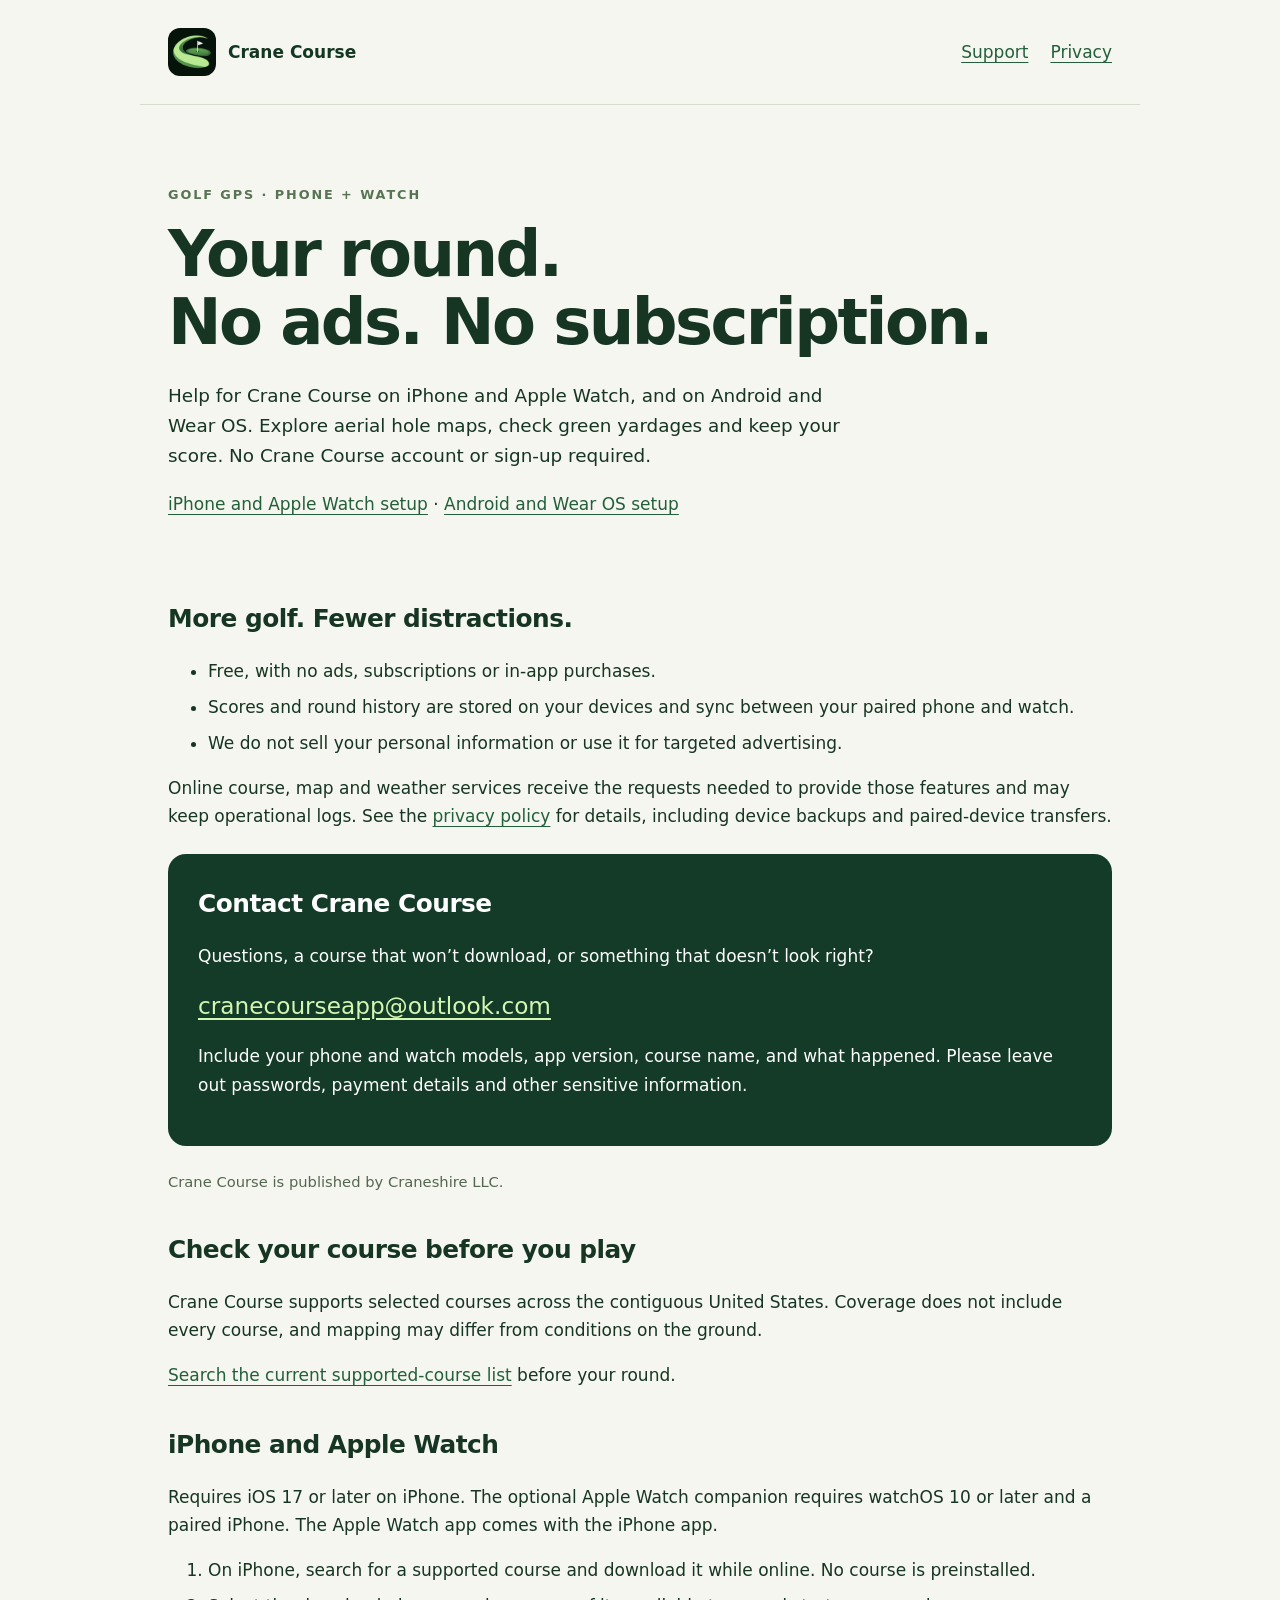
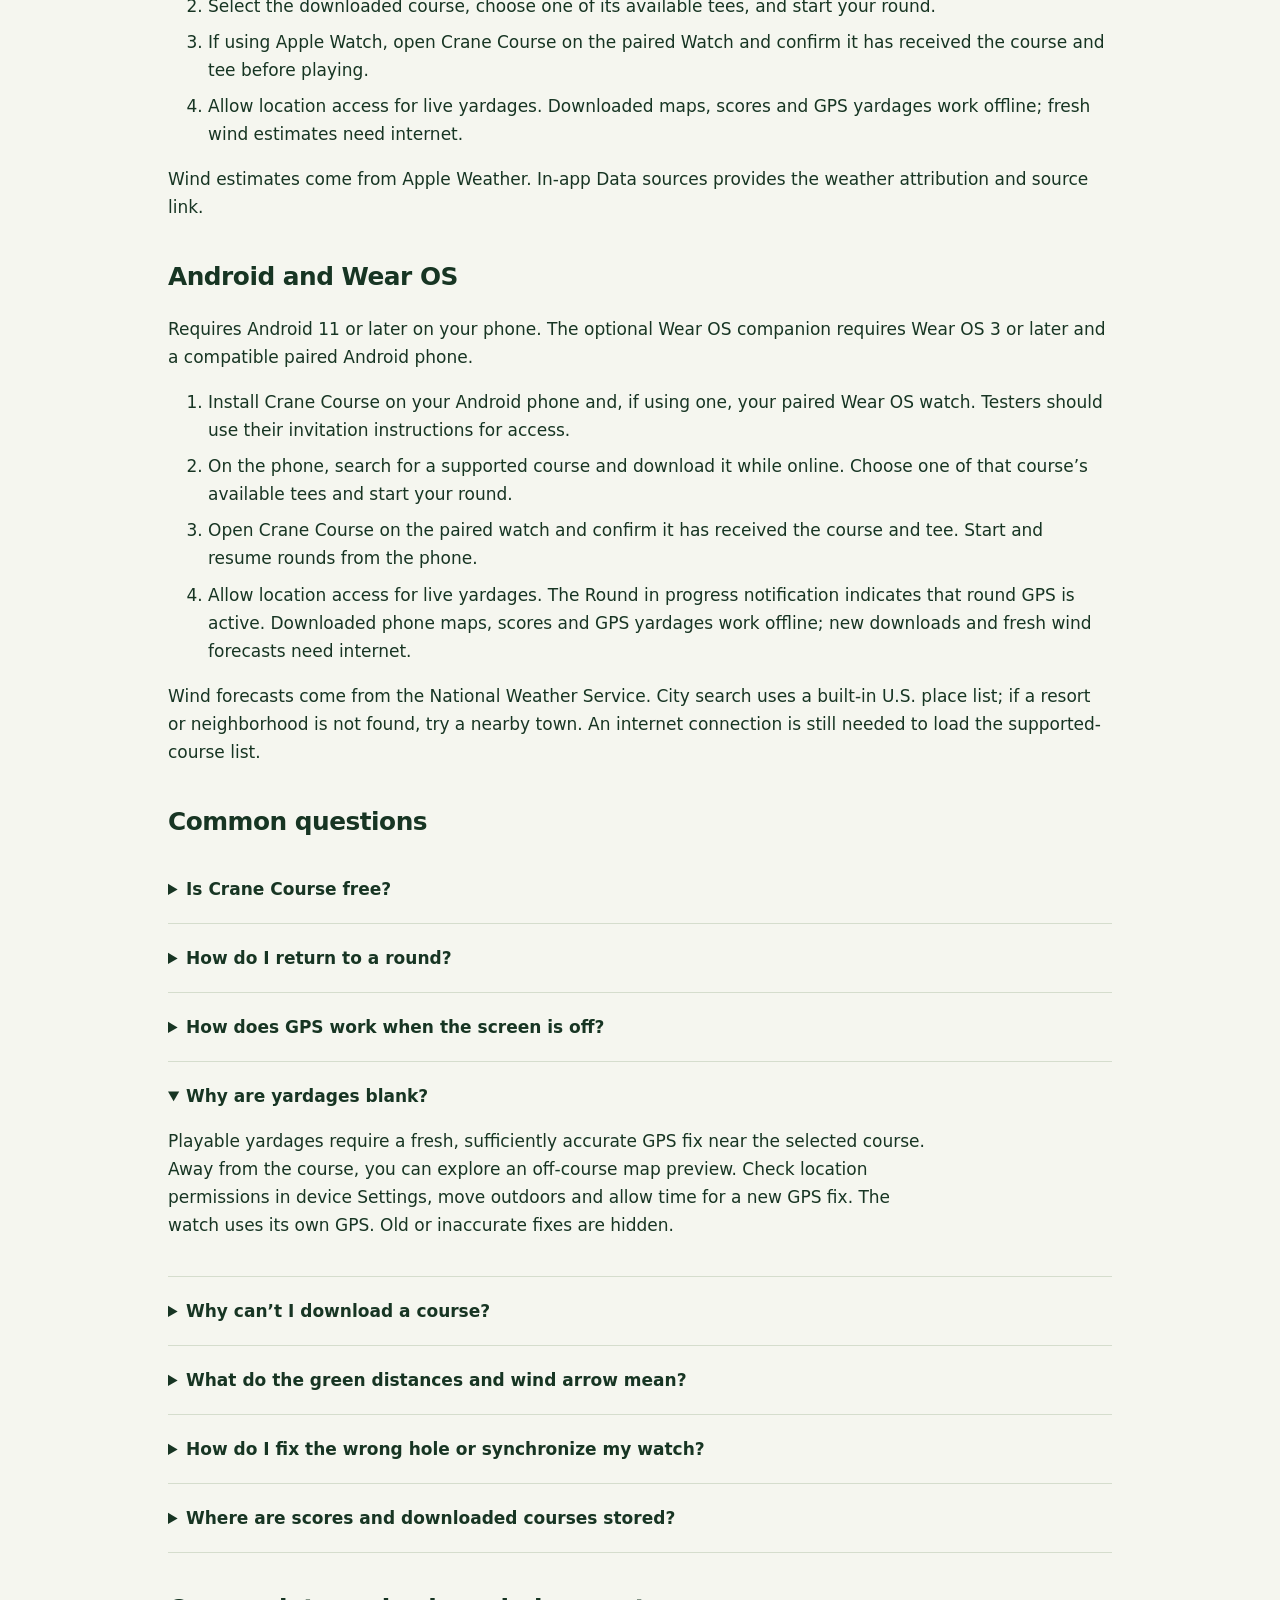
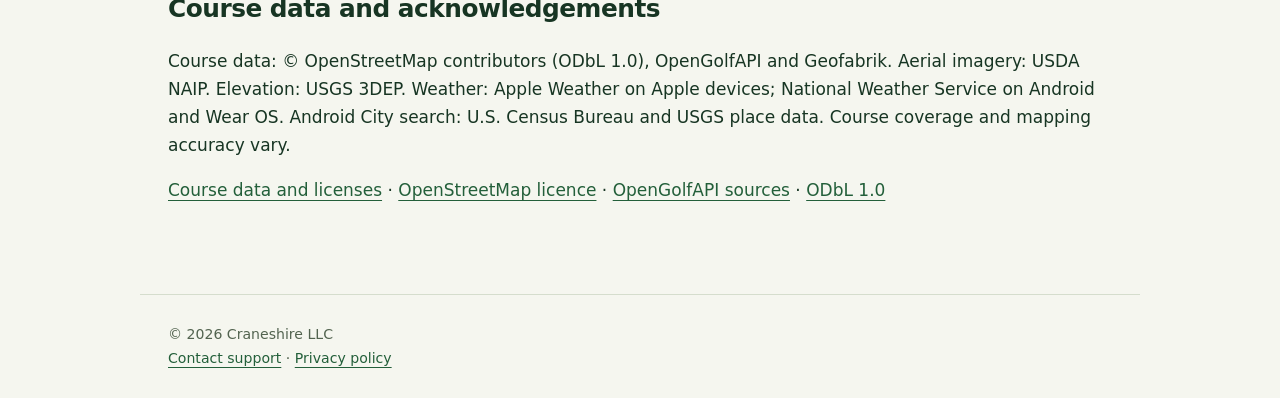
<file: index.html>
<!doctype html>
<html lang="en"><head><meta charset="utf-8"><meta name="viewport" content="width=device-width,initial-scale=1">
<meta name="description" content="Support for Crane Course on iPhone, Apple Watch, Android and Wear OS."><title>Support · Crane Course</title>
<link rel="icon" href="icon.png"><link rel="stylesheet" href="style.css"></head><body>
<header><a class="brand" href="./"><img src="icon.png" alt=""><span>Crane Course</span></a><nav aria-label="Main navigation"><a href="./">Support</a><a href="privacy.html">Privacy</a></nav></header>
<main>
<section class="hero"><p class="eyebrow">Golf GPS · Phone + watch</p>
<h1>Your round.<br>No ads. No subscription.</h1>
<p class="intro">Help for Crane Course on iPhone and Apple Watch, and on Android and Wear OS. Explore aerial hole maps, check green yardages and keep your score. No Crane Course account or sign-up required.</p>
<p><a href="#apple">iPhone and Apple Watch setup</a> · <a href="#android">Android and Wear OS setup</a></p></section>
<section><h2>More golf. Fewer distractions.</h2><ul>
<li>Free, with no ads, subscriptions or in-app purchases.</li>
<li>Scores and round history are stored on your devices and sync between your paired phone and watch.</li>
<li>We do not sell your personal information or use it for targeted advertising.</li></ul>
<p>Online course, map and weather services receive the requests needed to provide those features and may keep operational logs. See the <a href="privacy.html">privacy policy</a> for details, including device backups and paired-device transfers.</p></section>
<section class="contact"><h2 style="margin-top:0">Contact Crane Course</h2>
<p>Questions, a course that won’t download, or something that doesn’t look right?</p>
<a href="mailto:cranecourseapp@outlook.com">cranecourseapp@outlook.com</a>
<p>Include your phone and watch models, app version, course name, and what happened. Please leave out passwords, payment details and other sensitive information.</p>
</section>
<p class="note">Crane Course is published by Craneshire LLC.</p>
<section id="coverage"><h2>Check your course before you play</h2>
<p>Crane Course supports selected courses across the contiguous United States. Coverage does not include every course, and mapping may differ from conditions on the ground.</p>
<p><a href="https://cranecourse.github.io/crane-course-data/#courses">Search the current supported-course list</a> before your round.</p></section>
<section id="apple"><h2>iPhone and Apple Watch</h2>
<p>Requires iOS 17 or later on iPhone. The optional Apple Watch companion requires watchOS 10 or later and a paired iPhone. The Apple Watch app comes with the iPhone app.</p>
<ol><li>On iPhone, search for a supported course and download it while online. No course is preinstalled.</li>
<li>Select the downloaded course, choose one of its available tees, and start your round.</li>
<li>If using Apple Watch, open Crane Course on the paired Watch and confirm it has received the course and tee before playing.</li>
<li>Allow location access for live yardages. Downloaded maps, scores and GPS yardages work offline; fresh wind estimates need internet.</li></ol>
<p>Wind estimates come from Apple Weather. In-app Data sources provides the weather attribution and source link.</p></section>
<section id="android"><h2>Android and Wear OS</h2>
<p>Requires Android 11 or later on your phone. The optional Wear OS companion requires Wear OS 3 or later and a compatible paired Android phone.</p>
<ol><li>Install Crane Course on your Android phone and, if using one, your paired Wear OS watch. Testers should use their invitation instructions for access.</li>
<li>On the phone, search for a supported course and download it while online. Choose one of that course’s available tees and start your round.</li>
<li>Open Crane Course on the paired watch and confirm it has received the course and tee. Start and resume rounds from the phone.</li>
<li>Allow location access for live yardages. The Round in progress notification indicates that round GPS is active. Downloaded phone maps, scores and GPS yardages work offline; new downloads and fresh wind forecasts need internet.</li></ol>
<p>Wind forecasts come from the National Weather Service. City search uses a built-in U.S. place list; if a resort or neighborhood is not found, try a nearby town. An internet connection is still needed to load the supported-course list.</p></section>
<h2>Common questions</h2>
<details><summary>Is Crane Course free?</summary>
<p>Yes. Crane Course is free on the App Store and Google Play, with no ads, subscriptions or in-app purchases. Each watch companion works with its matching phone platform: Apple Watch with iPhone, and Wear OS with Android.</p></details>
<details><summary>How do I return to a round?</summary>
<p>On your phone, use Round in progress → Return to round for current play. Older unfinished rounds are in Round History. On your watch, Home offers Return to round for the active round. Start or resume saved rounds on the phone. Closing the phone app does not end the watch round; use End round when finished.</p></details>
<details><summary>How does GPS work when the screen is off?</summary>
<p>An open round can keep GPS active through phone locks and wrist lowers. On Android and Wear OS, an ongoing round notification indicates location use. To finish, choose End round, then Save to round history or End without saving. Finishing on either device also ends active play on its paired companion when it syncs. Returning to course selection stops GPS on the phone; finish the round to end play on both devices. Location use can affect battery life.</p></details>
<details open><summary>Why are yardages blank?</summary>
<p>Playable yardages require a fresh, sufficiently accurate GPS fix near the selected course. Away from the course, you can explore an off-course map preview. Check location permissions in device Settings, move outdoors and allow time for a new GPS fix. The watch uses its own GPS. Old or inaccurate fixes are hidden.</p></details>
<details><summary>Why can’t I download a course?</summary>
<p>Only courses on the supported-course list are available. <a href="#coverage">Check the supported-course list.</a> For a listed course, check your connection and retry if an imagery service is temporarily unavailable.</p></details>
<details><summary>What do the green distances and wind arrow mean?</summary>
<p>Front, center and back are straight-line distances to mapped green positions. Center is not a live pin location. Wind is an estimate for the course area: Apple Weather on iPhone and Apple Watch, and National Weather Service forecasts on Android and Wear OS. The arrow shows where wind is blowing relative to the hole’s tee-to-green orientation, not the direction you are facing. Check local conditions and course signage.</p></details>
<details><summary>How do I fix the wrong hole or synchronize my watch?</summary>
<p>Use previous/next controls and manual progression when needed. Hole and score changes sync between your paired phone and watch when connected. If they disagree, open both apps nearby, start or return to the round on the phone, and check that the watch has received the course and tee before playing.</p></details>
<details><summary>Where are scores and downloaded courses stored?</summary>
<p>They are stored on your devices. Round information synchronizes between your paired phone and watch. No Crane Course account is required. Removing a downloaded course does not remove saved scorecards. Deleting the app can erase its local data; system backups and transfers may keep copies. See the <a href="privacy.html#choices">privacy policy’s deletion options</a>.</p></details>
<h2>Course data and acknowledgements</h2>
<p>Course data: © OpenStreetMap contributors (ODbL 1.0), OpenGolfAPI and Geofabrik. Aerial imagery: USDA NAIP. Elevation: USGS 3DEP. Weather: Apple Weather on Apple devices; National Weather Service on Android and Wear OS. Android City search: U.S. Census Bureau and USGS place data. Course coverage and mapping accuracy vary.</p>
<p><a href="https://cranecourse.github.io/crane-course-data/">Course data and licenses</a> · <a href="https://www.openstreetmap.org/copyright">OpenStreetMap licence</a> · <a href="https://www.opengolfapi.org/attribution">OpenGolfAPI sources</a> · <a href="https://opendatacommons.org/licenses/odbl/1-0/">ODbL 1.0</a></p>
</main>
<footer>© 2026 Craneshire LLC<br><a href="mailto:cranecourseapp@outlook.com">Contact support</a> · <a href="privacy.html">Privacy policy</a></footer></body></html>
</file>
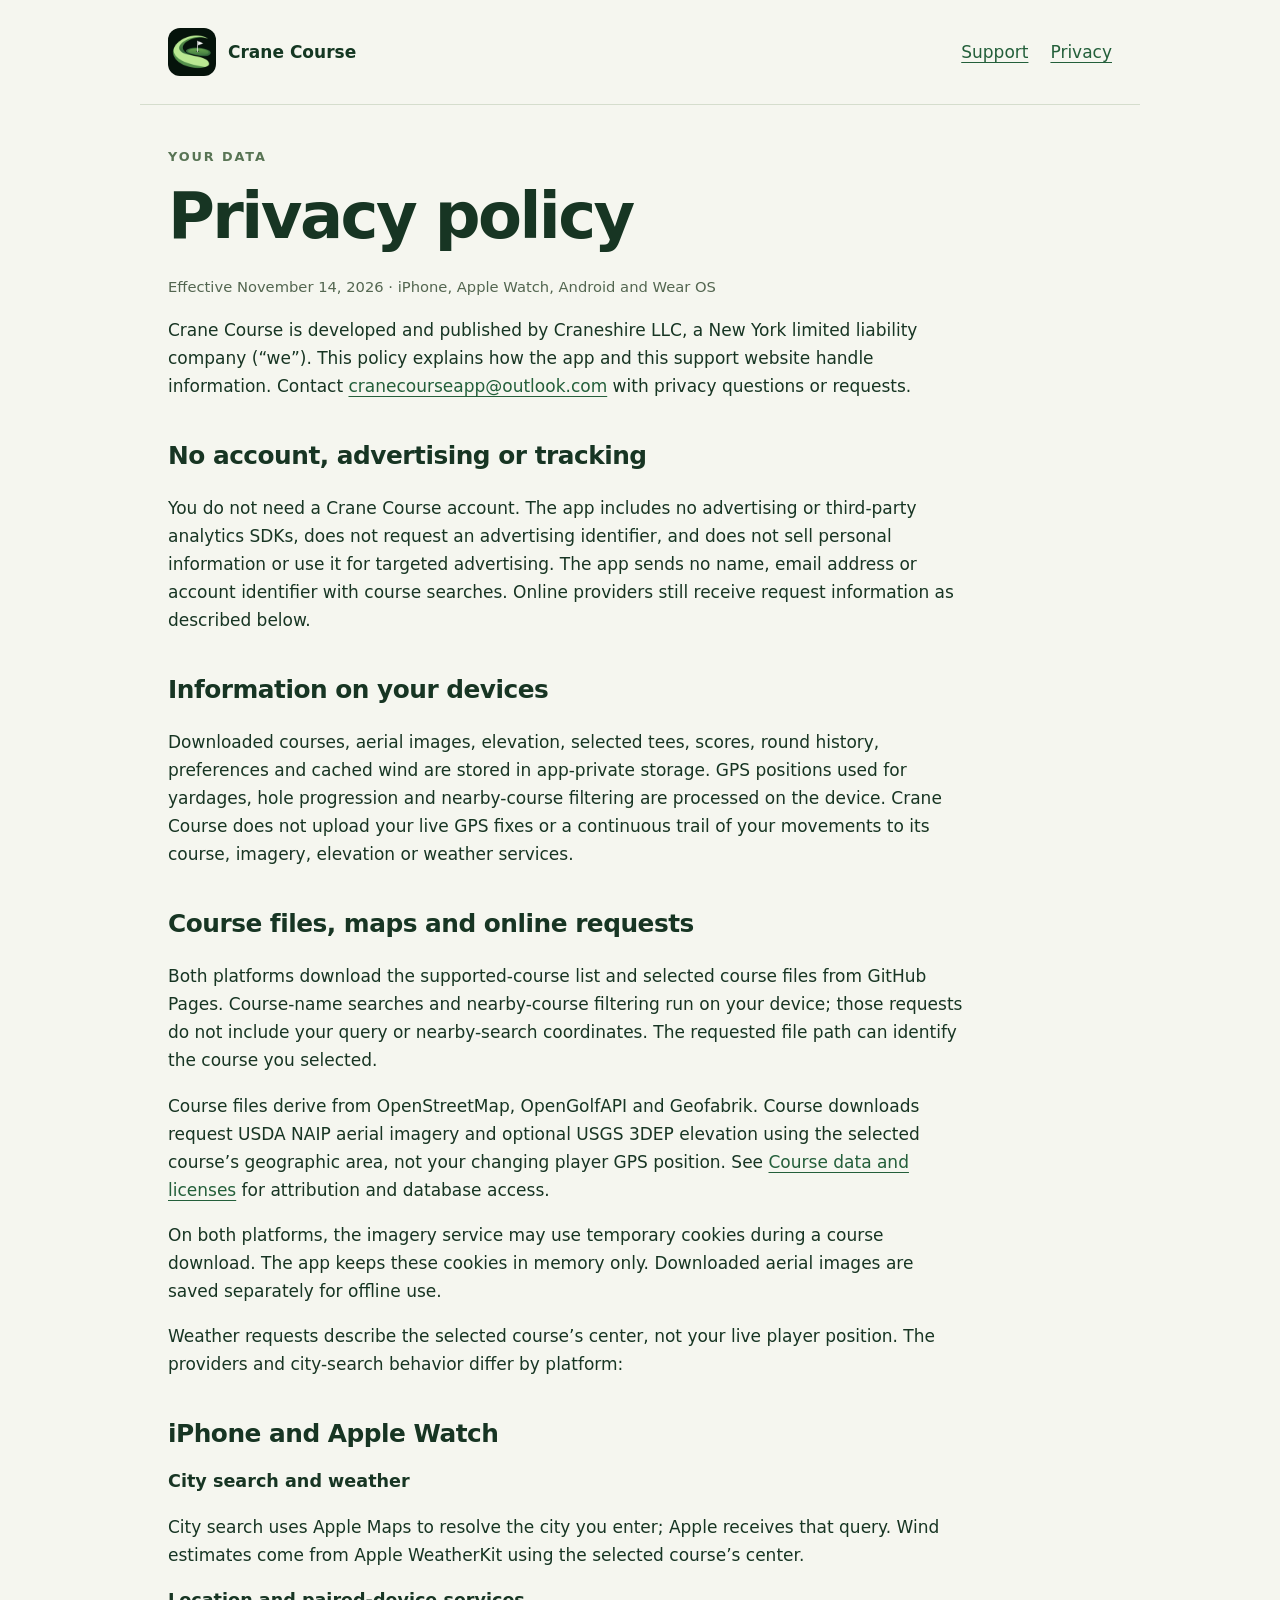
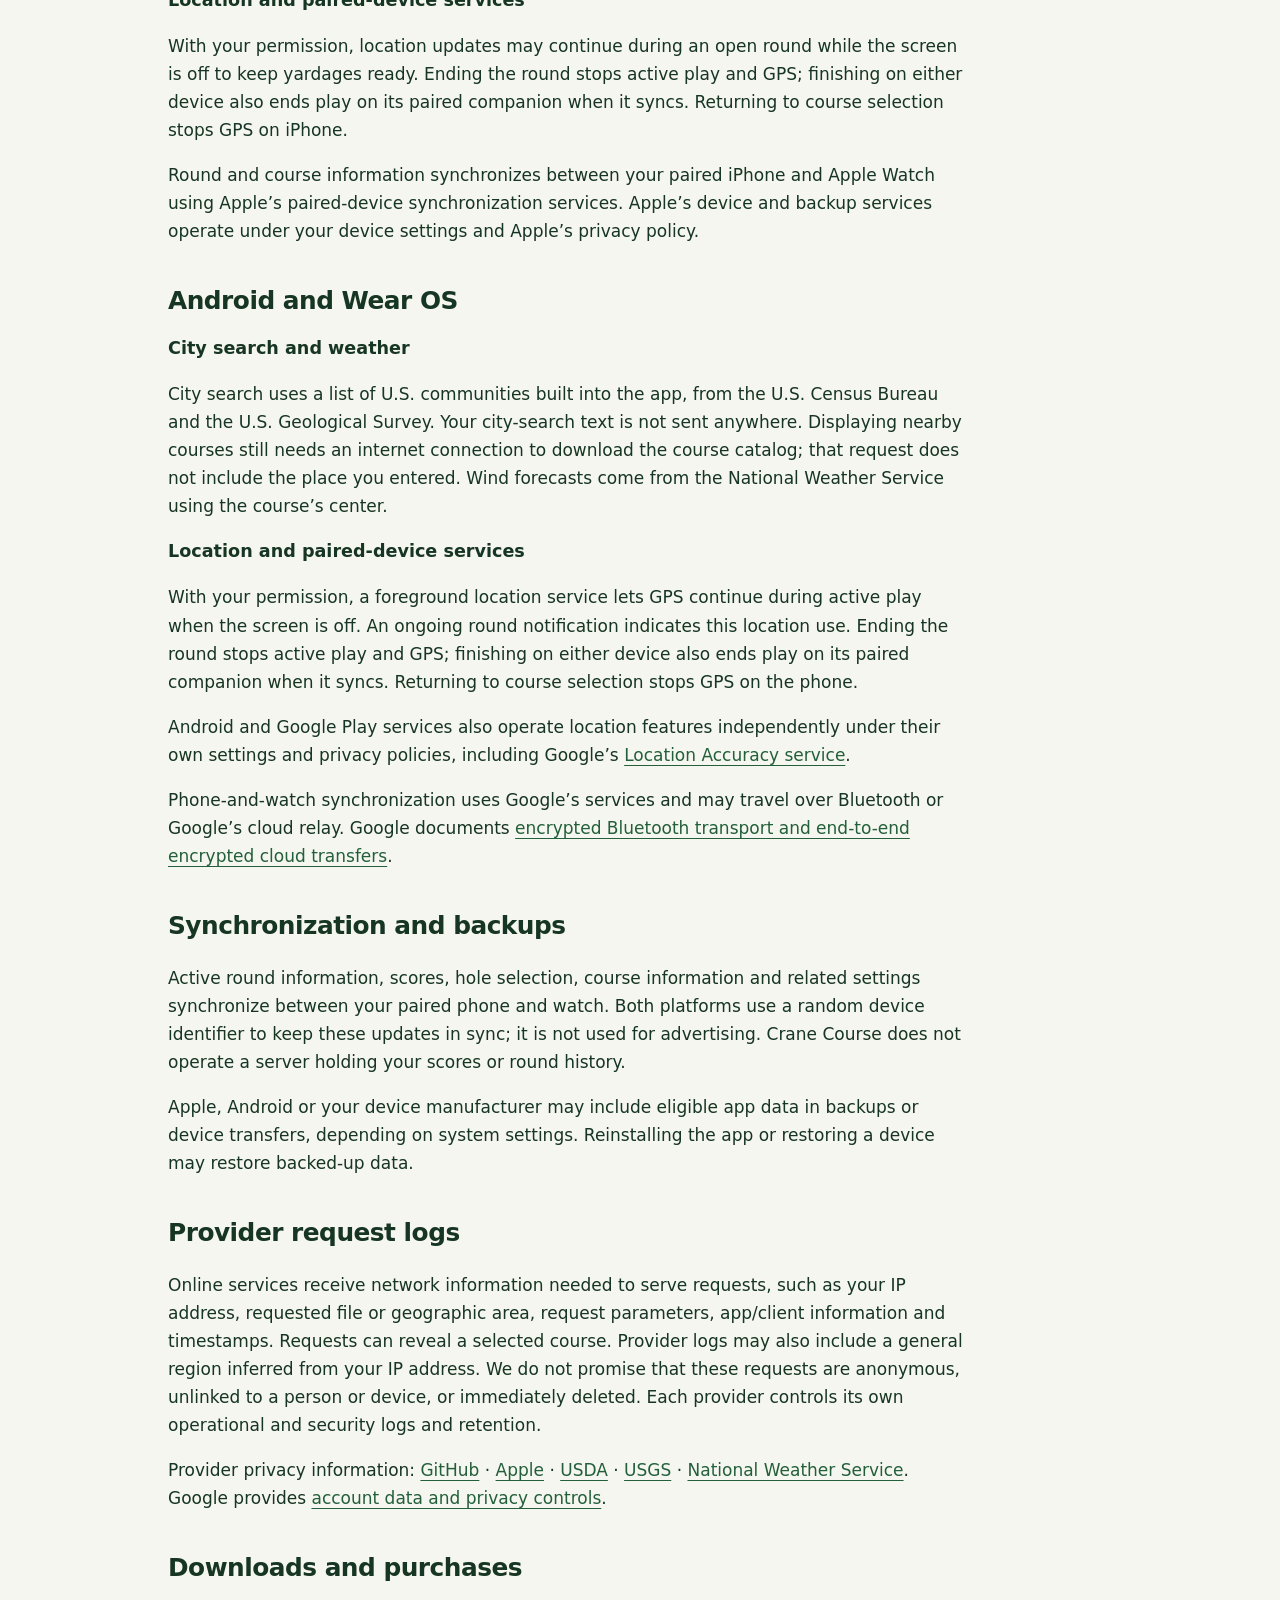
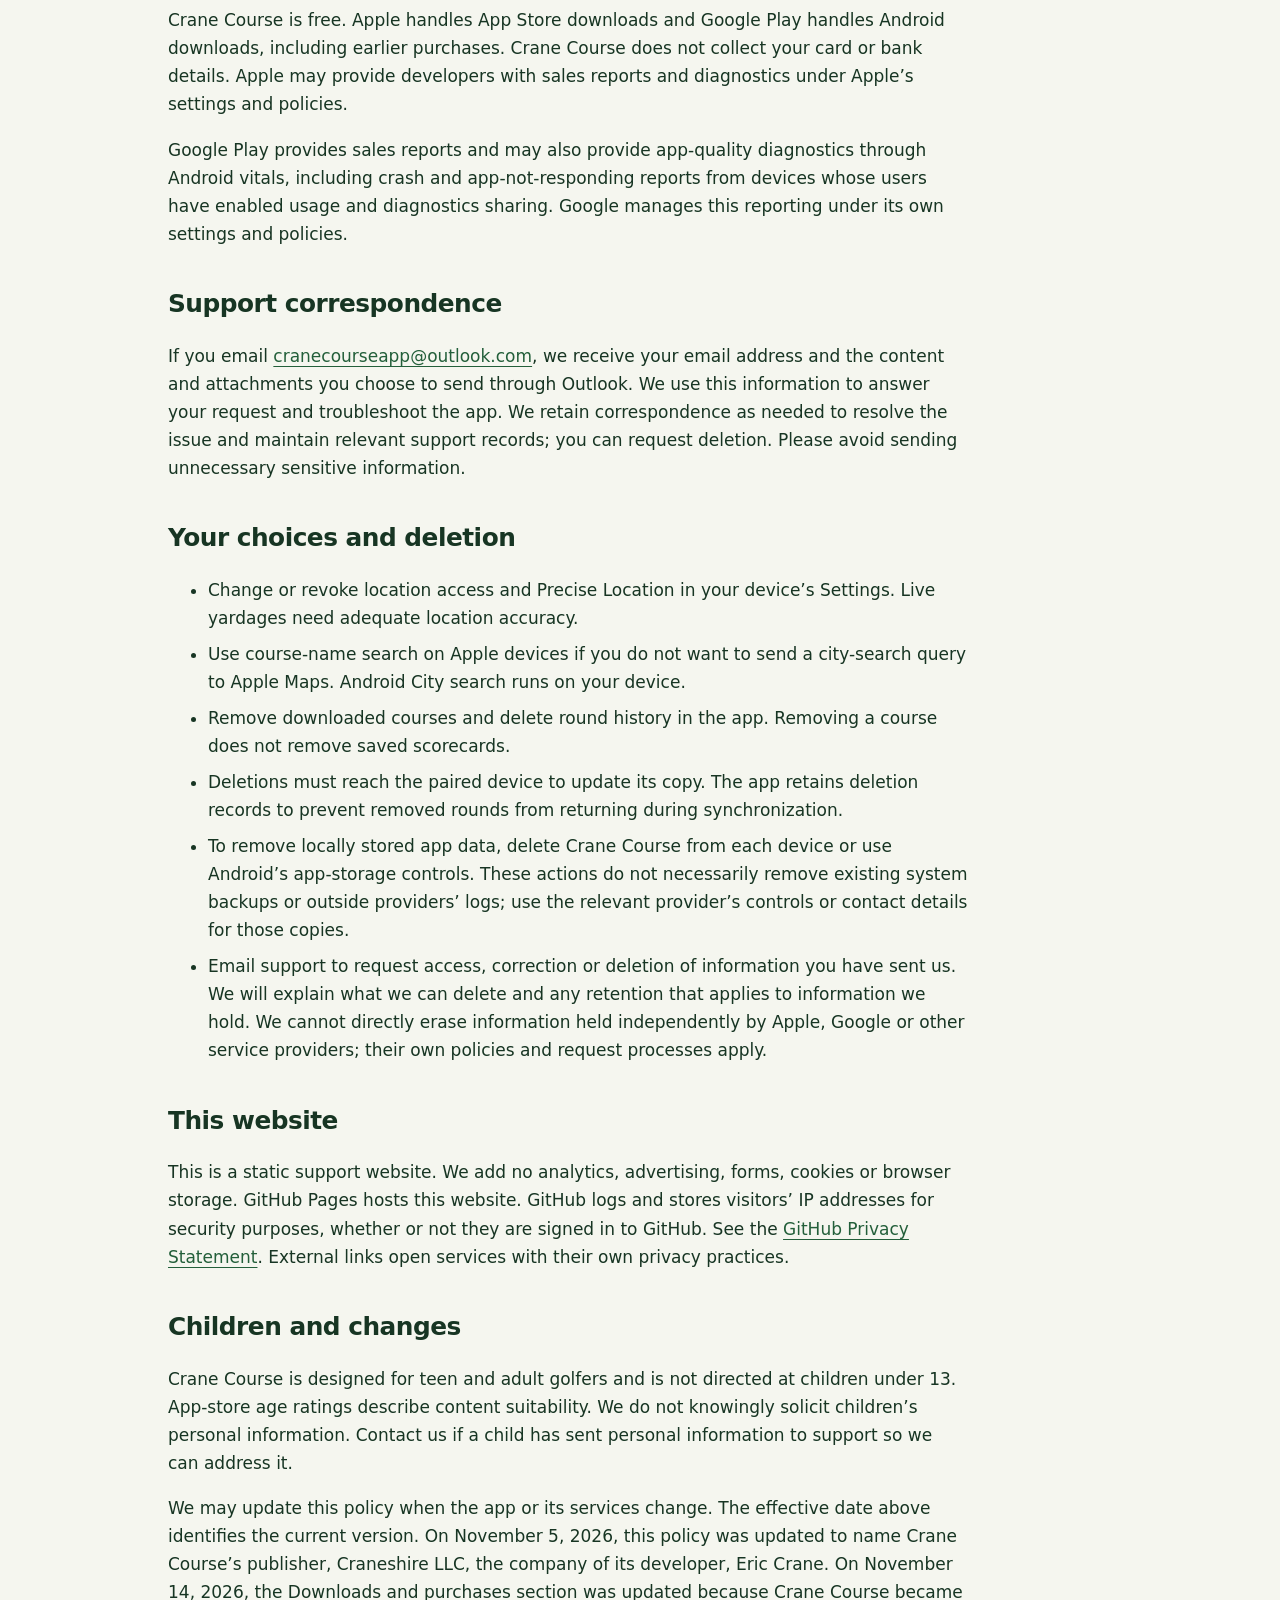
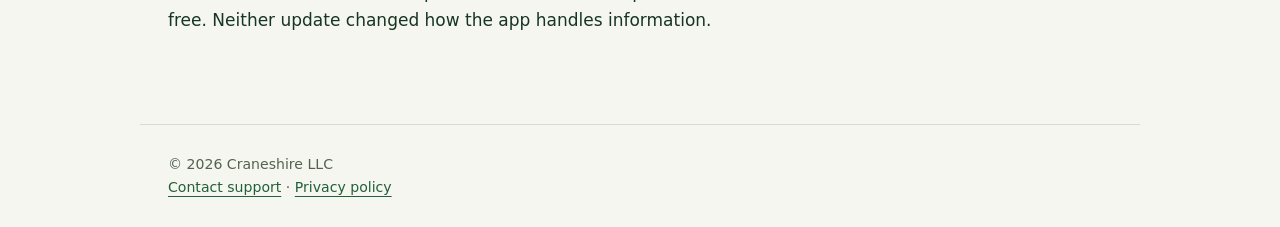
<file: privacy.html>
<!doctype html>
<html lang="en"><head><meta charset="utf-8"><meta name="viewport" content="width=device-width,initial-scale=1">
<meta name="description" content="Privacy information for Crane Course on iPhone, Apple Watch, Android and Wear OS."><title>Privacy policy · Crane Course</title>
<link rel="icon" href="icon.png"><link rel="stylesheet" href="style.css"></head><body>
<header><a class="brand" href="./"><img src="icon.png" alt=""><span>Crane Course</span></a><nav aria-label="Main navigation"><a href="./">Support</a><a href="privacy.html">Privacy</a></nav></header>
<main>
<article class="policy"><p class="eyebrow">Your data</p><h1>Privacy policy</h1>
<p class="note">Effective November 14, 2026 · iPhone, Apple Watch, Android and Wear OS</p>
<p>Crane Course is developed and published by Craneshire LLC, a New York limited liability company (“we”). This policy explains how the app and this support website handle information. Contact <a href="mailto:cranecourseapp@outlook.com">cranecourseapp@outlook.com</a> with privacy questions or requests.</p>
<h2>No account, advertising or tracking</h2>
<p>You do not need a Crane Course account. The app includes no advertising or third-party analytics SDKs, does not request an advertising identifier, and does not sell personal information or use it for targeted advertising. The app sends no name, email address or account identifier with course searches. Online providers still receive request information as described below.</p>
<h2>Information on your devices</h2>
<p>Downloaded courses, aerial images, elevation, selected tees, scores, round history, preferences and cached wind are stored in app-private storage. GPS positions used for yardages, hole progression and nearby-course filtering are processed on the device. Crane Course does not upload your live GPS fixes or a continuous trail of your movements to its course, imagery, elevation or weather services.</p>
<h2>Course files, maps and online requests</h2>
<p>Both platforms download the supported-course list and selected course files from GitHub Pages. Course-name searches and nearby-course filtering run on your device; those requests do not include your query or nearby-search coordinates. The requested file path can identify the course you selected.</p>
<p>Course files derive from OpenStreetMap, OpenGolfAPI and Geofabrik. Course downloads request USDA NAIP aerial imagery and optional USGS 3DEP elevation using the selected course’s geographic area, not your changing player GPS position. See <a href="https://cranecourse.github.io/crane-course-data/">Course data and licenses</a> for attribution and database access.</p>
<p>On both platforms, the imagery service may use temporary cookies during a course download. The app keeps these cookies in memory only. Downloaded aerial images are saved separately for offline use.</p>
<p>Weather requests describe the selected course’s center, not your live player position. The providers and city-search behavior differ by platform:</p>
<section id="apple"><h2>iPhone and Apple Watch</h2>
<h3>City search and weather</h3>
<p>City search uses Apple Maps to resolve the city you enter; Apple receives that query. Wind estimates come from Apple WeatherKit using the selected course’s center.</p>
<h3>Location and paired-device services</h3>
<p>With your permission, location updates may continue during an open round while the screen is off to keep yardages ready. Ending the round stops active play and GPS; finishing on either device also ends play on its paired companion when it syncs. Returning to course selection stops GPS on iPhone.</p>
<p>Round and course information synchronizes between your paired iPhone and Apple Watch using Apple’s paired-device synchronization services. Apple’s device and backup services operate under your device settings and Apple’s privacy policy.</p></section>
<section id="android"><h2>Android and Wear OS</h2>
<h3>City search and weather</h3>
<p>City search uses a list of U.S. communities built into the app, from the U.S. Census Bureau and the U.S. Geological Survey. Your city-search text is not sent anywhere. Displaying nearby courses still needs an internet connection to download the course catalog; that request does not include the place you entered. Wind forecasts come from the National Weather Service using the course’s center.</p>
<h3>Location and paired-device services</h3>
<p>With your permission, a foreground location service lets GPS continue during active play when the screen is off. An ongoing round notification indicates this location use. Ending the round stops active play and GPS; finishing on either device also ends play on its paired companion when it syncs. Returning to course selection stops GPS on the phone.</p>
<p>Android and Google Play services also operate location features independently under their own settings and privacy policies, including Google’s <a href="https://support.google.com/android/answer/15157297?hl=en">Location Accuracy service</a>.</p>
<p>Phone-and-watch synchronization uses Google’s services and may travel over Bluetooth or Google’s cloud relay. Google documents <a href="https://developer.android.com/training/wearables/data/overview">encrypted Bluetooth transport and end-to-end encrypted cloud transfers</a>.</p></section>
<h2>Synchronization and backups</h2>
<p>Active round information, scores, hole selection, course information and related settings synchronize between your paired phone and watch. Both platforms use a random device identifier to keep these updates in sync; it is not used for advertising. Crane Course does not operate a server holding your scores or round history.</p>
<p>Apple, Android or your device manufacturer may include eligible app data in backups or device transfers, depending on system settings. Reinstalling the app or restoring a device may restore backed-up data.</p>
<h2>Provider request logs</h2>
<p>Online services receive network information needed to serve requests, such as your IP address, requested file or geographic area, request parameters, app/client information and timestamps. Requests can reveal a selected course. Provider logs may also include a general region inferred from your IP address. We do not promise that these requests are anonymous, unlinked to a person or device, or immediately deleted. Each provider controls its own operational and security logs and retention.</p>
<p>Provider privacy information: <a href="https://docs.github.com/en/site-policy/privacy-policies/github-general-privacy-statement">GitHub</a> · <a href="https://www.apple.com/legal/privacy/">Apple</a> · <a href="https://www.usda.gov/privacy-policy">USDA</a> · <a href="https://www.usgs.gov/office-of-the-director/privacy-policies">USGS</a> · <a href="https://www.weather.gov/privacy">National Weather Service</a>. Google provides <a href="https://myaccount.google.com/data-and-privacy">account data and privacy controls</a>.</p>
<h2>Downloads and purchases</h2>
<p>Crane Course is free. Apple handles App Store downloads and Google Play handles Android downloads, including earlier purchases. Crane Course does not collect your card or bank details. Apple may provide developers with sales reports and diagnostics under Apple’s settings and policies.</p>
<p>Google Play provides sales reports and may also provide app-quality diagnostics through Android vitals, including crash and app-not-responding reports from devices whose users have enabled usage and diagnostics sharing. Google manages this reporting under its own settings and policies.</p>
<h2>Support correspondence</h2>
<p>If you email <a href="mailto:cranecourseapp@outlook.com">cranecourseapp@outlook.com</a>, we receive your email address and the content and attachments you choose to send through Outlook. We use this information to answer your request and troubleshoot the app. We retain correspondence as needed to resolve the issue and maintain relevant support records; you can request deletion. Please avoid sending unnecessary sensitive information.</p>
<h2 id="choices">Your choices and deletion</h2><ul>
<li>Change or revoke location access and Precise Location in your device’s Settings. Live yardages need adequate location accuracy.</li>
<li>Use course-name search on Apple devices if you do not want to send a city-search query to Apple Maps. Android City search runs on your device.</li>
<li>Remove downloaded courses and delete round history in the app. Removing a course does not remove saved scorecards.</li>
<li>Deletions must reach the paired device to update its copy. The app retains deletion records to prevent removed rounds from returning during synchronization.</li>
<li>To remove locally stored app data, delete Crane Course from each device or use Android’s app-storage controls. These actions do not necessarily remove existing system backups or outside providers’ logs; use the relevant provider’s controls or contact details for those copies.</li>
<li>Email support to request access, correction or deletion of information you have sent us. We will explain what we can delete and any retention that applies to information we hold. We cannot directly erase information held independently by Apple, Google or other service providers; their own policies and request processes apply.</li></ul>
<h2>This website</h2>
<p>This is a static support website. We add no analytics, advertising, forms, cookies or browser storage. GitHub Pages hosts this website. GitHub logs and stores visitors’ IP addresses for security purposes, whether or not they are signed in to GitHub. See the <a href="https://docs.github.com/en/site-policy/privacy-policies/github-general-privacy-statement">GitHub Privacy Statement</a>. External links open services with their own privacy practices.</p>
<h2>Children and changes</h2>
<p>Crane Course is designed for teen and adult golfers and is not directed at children under 13. App-store age ratings describe content suitability. We do not knowingly solicit children’s personal information. Contact us if a child has sent personal information to support so we can address it.</p>
<p>We may update this policy when the app or its services change. The effective date above identifies the current version. On November 5, 2026, this policy was updated to name Crane Course’s publisher, Craneshire LLC, the company of its developer, Eric Crane. On November 14, 2026, the Downloads and purchases section was updated because Crane Course became free. Neither update changed how the app handles information.</p></article>
</main>
<footer>© 2026 Craneshire LLC<br><a href="mailto:cranecourseapp@outlook.com">Contact support</a> · <a href="privacy.html">Privacy policy</a></footer></body></html>
</file>
<file: style.css>
*{box-sizing:border-box}body{margin:0;background:#f5f6ef;color:#173523;font:17px/1.65 system-ui,-apple-system,sans-serif}a{color:#235f3a;text-underline-offset:4px}a:hover{color:#0b3219}header,main,footer{max-width:1000px;margin:auto;padding:28px}header{display:flex;align-items:center;justify-content:space-between;border-bottom:1px solid #d5ddcd;gap:20px}.brand{display:flex;align-items:center;gap:12px;text-decoration:none;font-weight:750;color:#143722}.brand img{width:48px;height:48px;border-radius:12px}nav{display:flex;gap:22px}h1{font-size:clamp(2.4rem,6vw,4rem);letter-spacing:-.04em;line-height:1.06;margin:16px 0 24px}h2{font-size:1.55rem;letter-spacing:-.02em;margin:36px 0 12px}h3{font-size:1.1rem;margin:0 0 8px}.eyebrow{letter-spacing:.15em;text-transform:uppercase;font-size:.8rem;font-weight:750;color:#587454}.intro{max-width:700px;font-size:1.15rem}.hero{padding:38px 0 28px}.contact{background:#143b27;color:#fff;padding:30px;border-radius:18px;margin:24px 0}.contact a{color:#d3f6b3;font-size:clamp(1rem,4vw,1.45rem);overflow-wrap:anywhere}details{padding:20px 0;border-bottom:1px solid #d5ddcd}summary{font-weight:700;cursor:pointer}details p{max-width:760px}.policy{max-width:800px}li{margin:8px 0}footer{border-top:1px solid #d5ddcd;color:#52634f;font-size:.88rem;margin-top:45px}.note{color:#536650;font-size:.92rem}table{width:100%;border-collapse:collapse}td,th{padding:14px;text-align:left;vertical-align:top;border-bottom:1px solid #d5ddcd}th{width:30%}@media(max-width:560px){header,main,footer{padding:20px}header{align-items:flex-start;flex-direction:column}nav{gap:28px}td,th{display:block;padding:8px 0}th{width:100%;border:0}.hero{padding-top:24px}}
</file>
